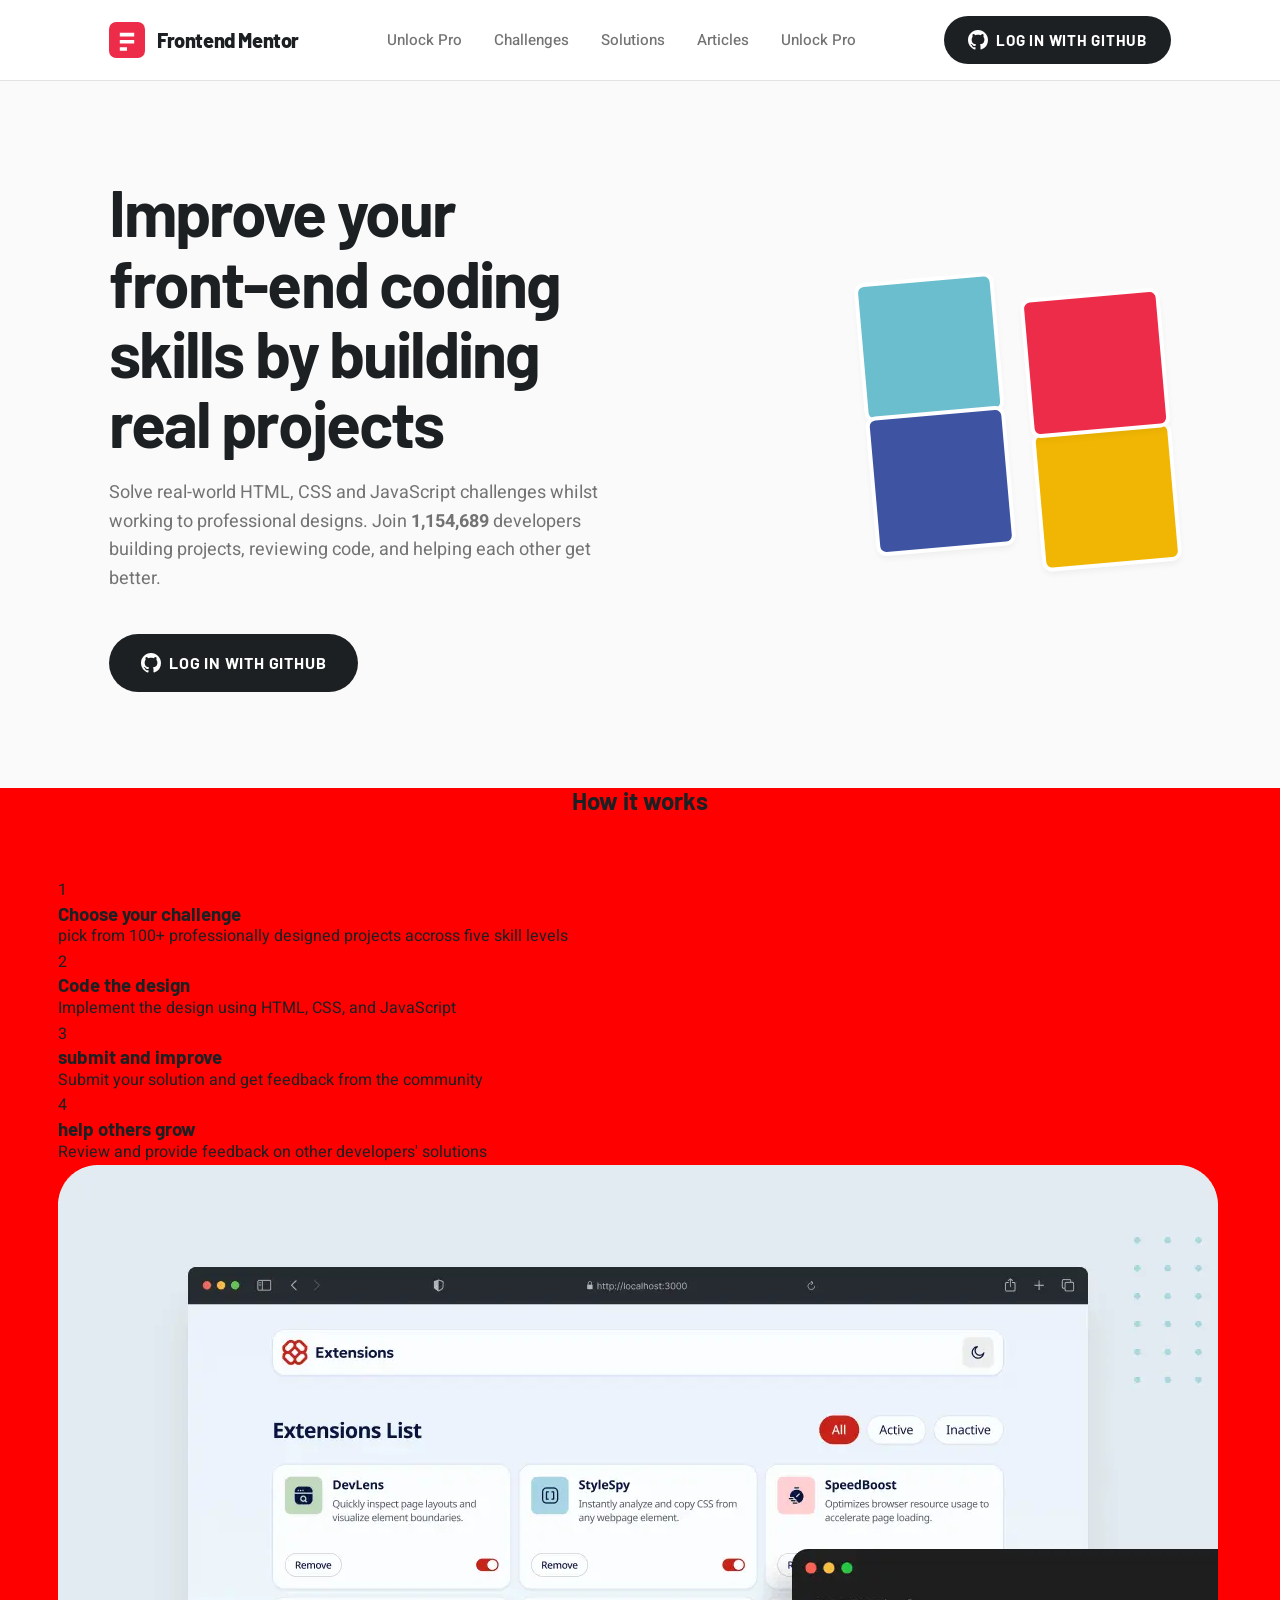
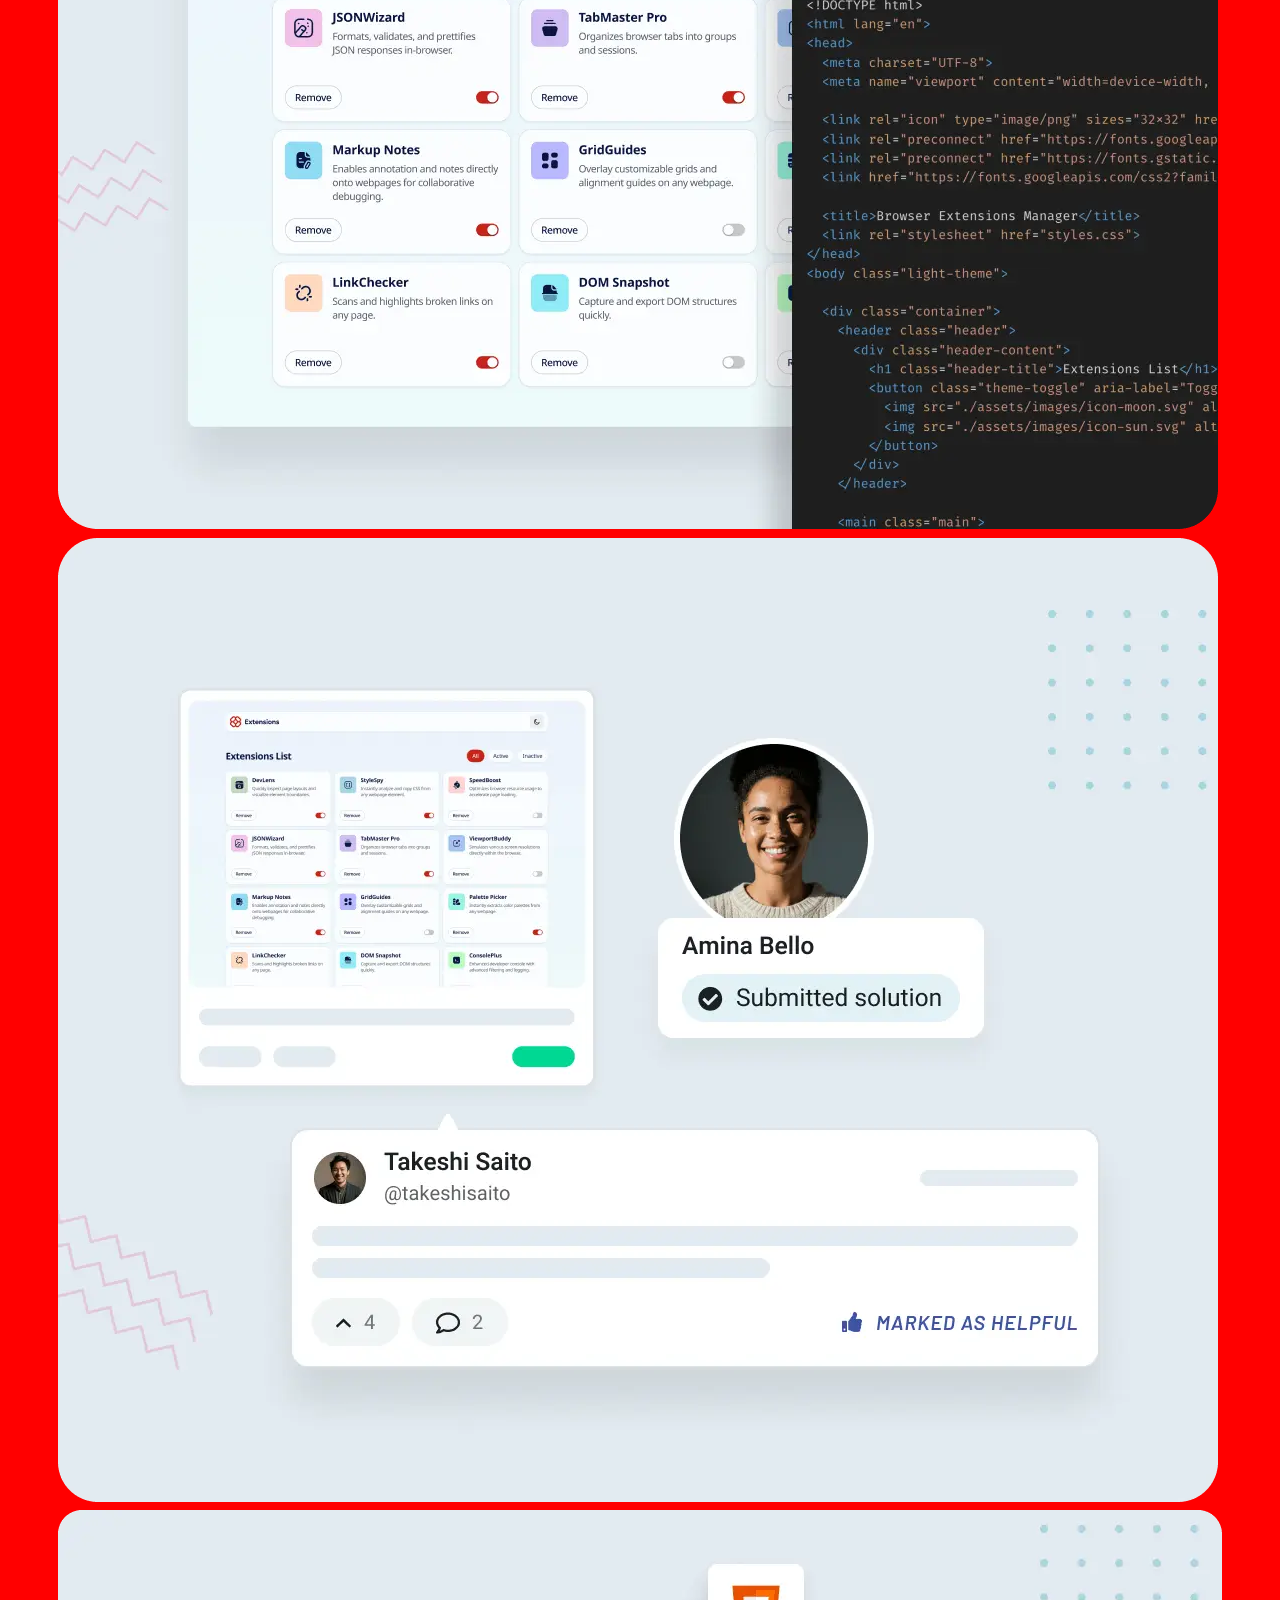
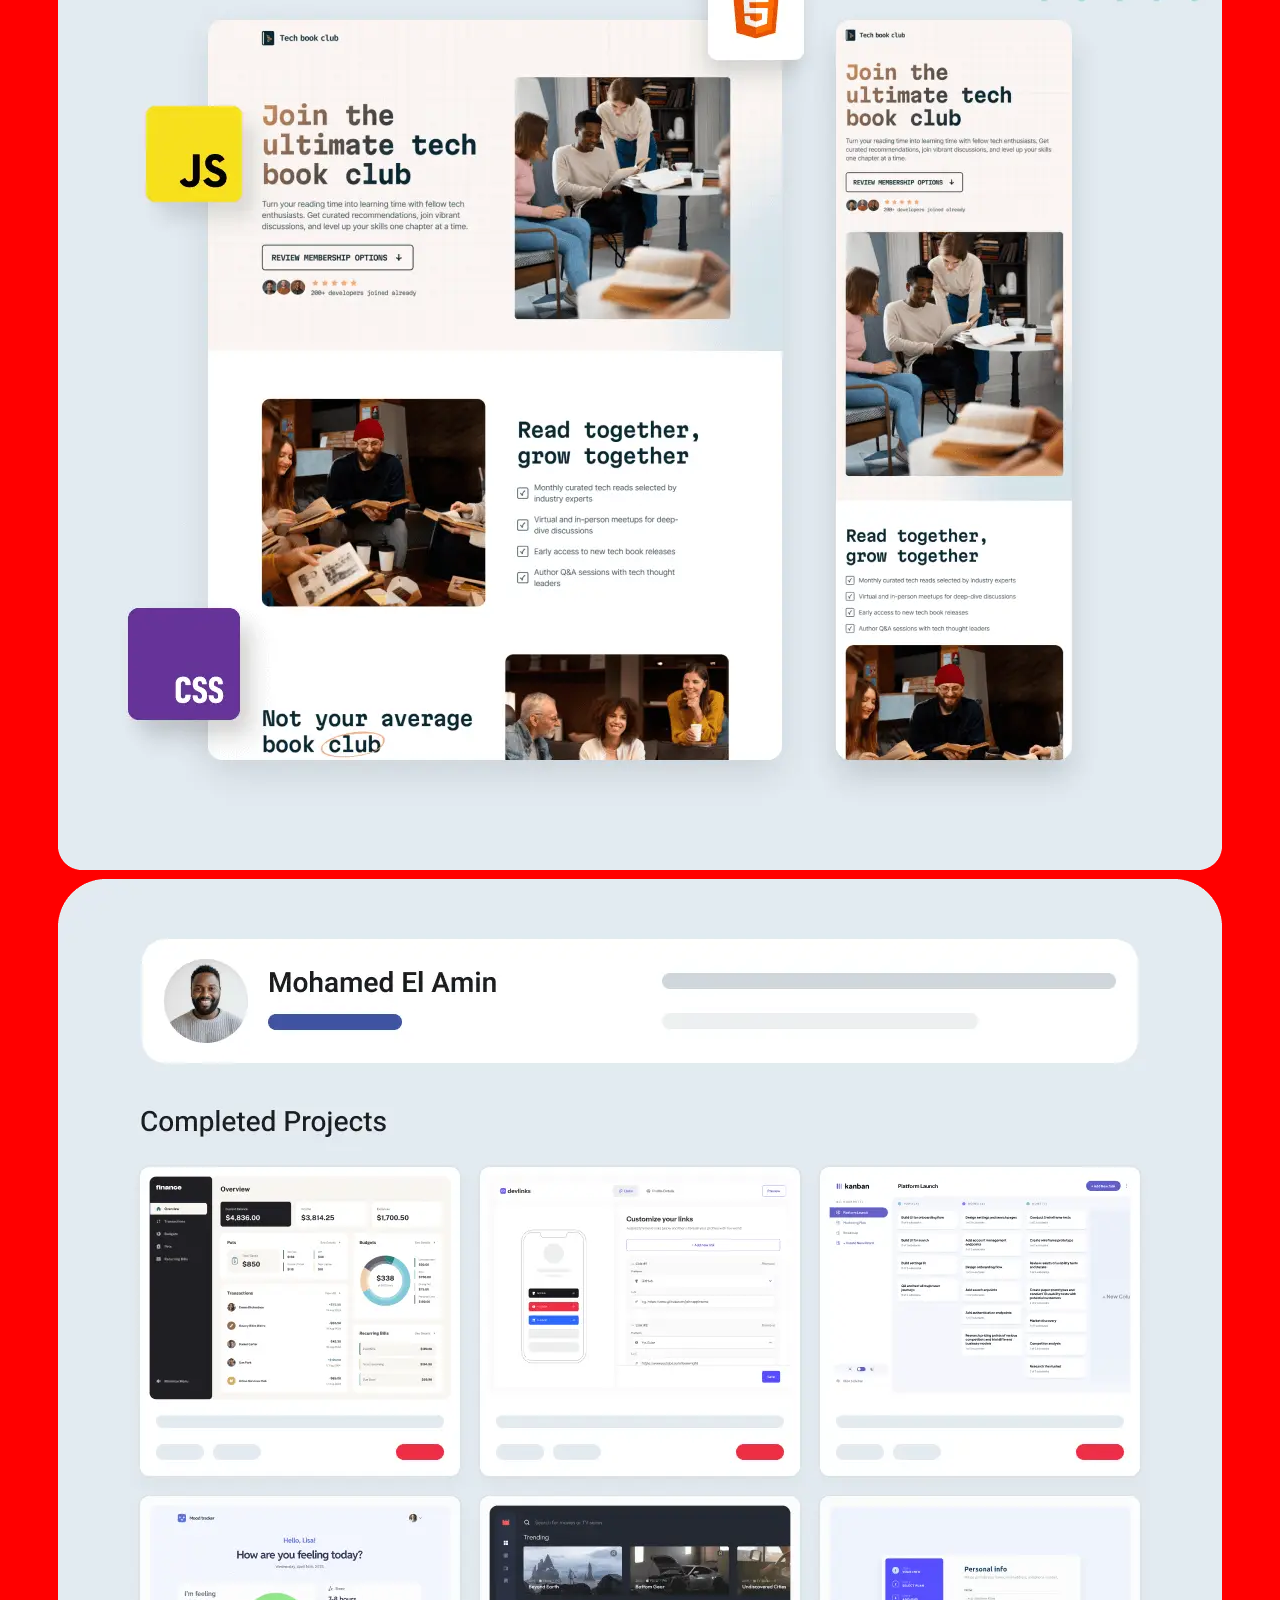
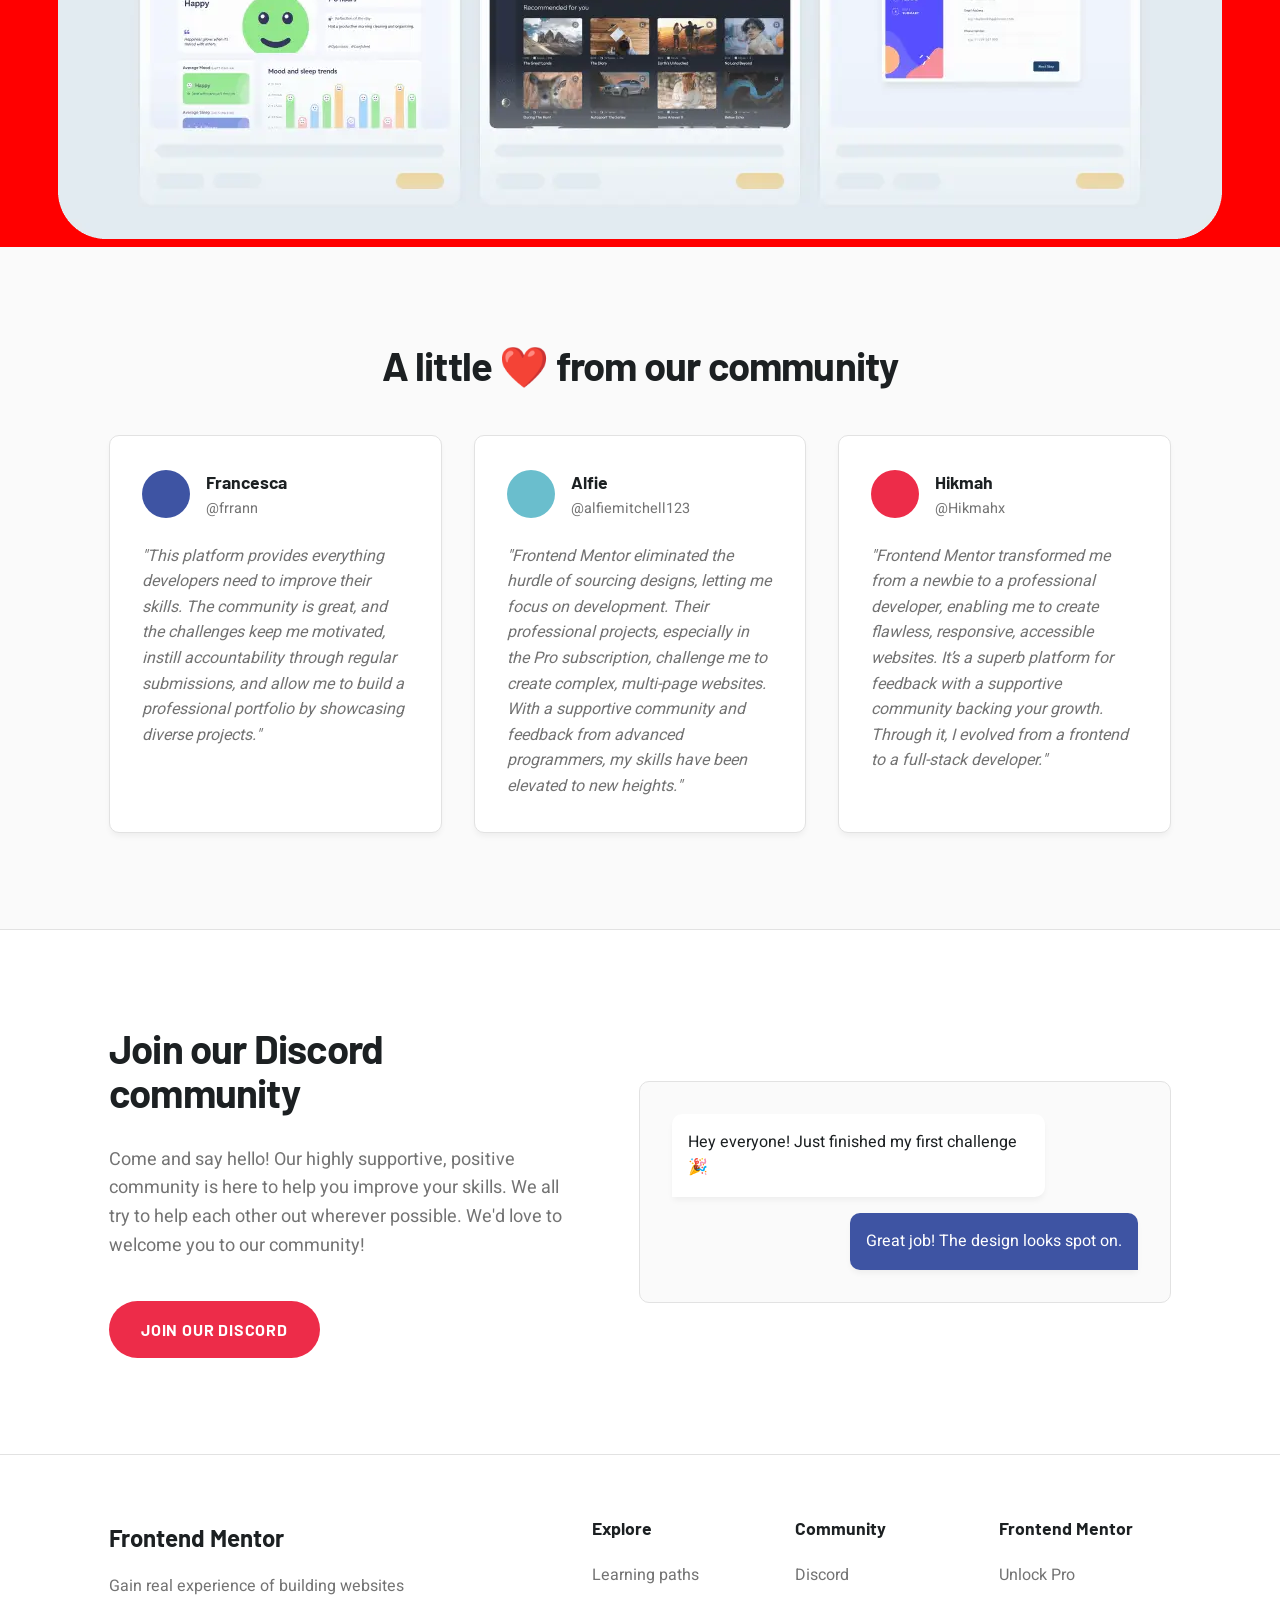
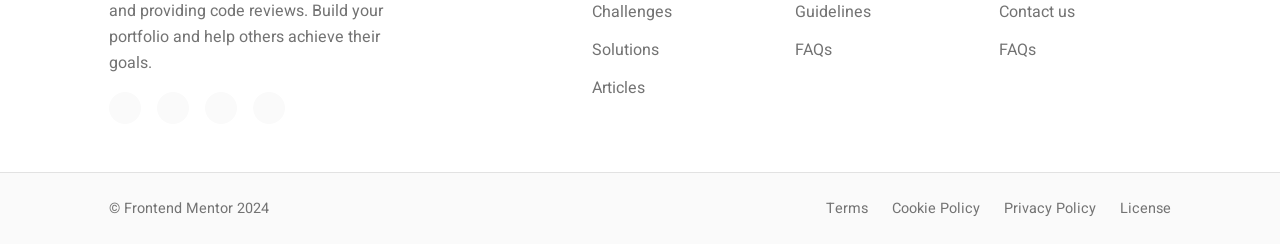
<file: index.html>
<!DOCTYPE html>
<html lang="en">
<head>
  <meta charset="UTF-8">
  <meta name="viewport" content="width=device-width, initial-scale=1.0">
  <meta name="description" content="Improve your front-end skills by building real projects. Solve real-world HTML, CSS and JavaScript challenges whilst working to professional designs.">
  <title>Frontend Mentor | Learn to Code for Free by Building Real-World Projects</title>
  <link rel="preconnect" href="https://fonts.googleapis.com"/>
  <link rel="preconnect" href="https://fonts.gstatic.com" crossorigin/>
  <link href="https://fonts.googleapis.com/css2?family=Barlow:wght@600;700;800&family=Heebo:wght@400;500;600&display=swap" rel="stylesheet"/>
  <link rel="stylesheet" href="style.css"/>
</head>
<body>

  <!-- Navigation -->
  <header class="navbar">
    <div class="nav-container">
      <a href="#" class="logo">
        <svg class="logo-icon" viewBox="0 0 40 40" fill="none" xmlns="http://www.w3.org/2000/svg">
          <rect width="40" height="40" rx="8" fill="#ED2C49"/>
          <path d="M12 12H28V16H12V12ZM12 20H28V24H12V20ZM12 28H20V32H12V28Z" fill="white"/>
        </svg>
        <span>Frontend Mentor</span>
      </a>
      
      <nav class="nav-links">
        <a href="#" class="nav-link">Unlock Pro</a>
        <a href="#" class="nav-link">Challenges</a>
        <a href="#" class="nav-link">Solutions</a>
        <a href="#" class="nav-link">Articles</a>
        <a href="#" class="nav-link">Unlock Pro</a>
      </nav>

      <div class="nav-actions">
        <a href="#" class="btn btn-github">
          <svg class="github-icon" viewBox="0 0 24 24" fill="currentColor">
            <path d="M12 0C5.37 0 0 5.37 0 12c0 5.31 3.435 9.795 8.205 11.385.6.105.825-.255.825-.57 0-.285-.015-1.23-.015-2.235-3.015.555-3.795-.735-4.035-1.41-.135-.345-.72-1.41-1.23-1.695-.42-.225-1.02-.78-.015-.795.945-.015 1.62.87 1.845 1.23 1.08 1.815 2.805 1.305 3.495.99.105-.78.42-1.305.765-1.605-2.67-.3-5.46-1.335-5.46-5.925 0-1.305.465-2.385 1.23-3.225-.12-.3-.54-1.53.12-3.18 0 0 1.005-.315 3.3 1.23.96-.27 1.98-.405 3-.405s2.04.135 3 .405c2.295-1.56 3.3-1.23 3.3-1.23.66 1.65.24 2.88.12 3.18.765.84 1.23 1.905 1.23 3.225 0 4.605-2.805 5.625-5.475 5.925.435.375.81 1.095.81 2.22 0 1.605-.015 2.895-.015 3.3 0 .315.225.69.825.57A12.02 12.02 0 0024 12c0-6.63-5.37-12-12-12z"/>
          </svg>
          Log in with GitHub
        </a>
      </div>
    </div>
  </header>

  <main id="main">
    <!-- Hero Section -->
    <section class="hero">
      <div class="container hero-container">
        <div class="hero-content">
          <h1 class="hero-title">
            Improve your front-end coding skills by building real projects
          </h1>
          <p class="hero-subtitle">
            Solve real-world HTML, CSS and JavaScript challenges whilst working to professional designs. Join <strong>1,154,689</strong> developers building projects, reviewing code, and helping each other get better.
          </p>
          <div class="hero-cta">
            <a href="#" class="btn btn-github btn-lg">
              <svg class="github-icon" viewBox="0 0 24 24" fill="currentColor">
                <path d="M12 0C5.37 0 0 5.37 0 12c0 5.31 3.435 9.795 8.205 11.385.6.105.825-.255.825-.57 0-.285-.015-1.23-.015-2.235-3.015.555-3.795-.735-4.035-1.41-.135-.345-.72-1.41-1.23-1.695-.42-.225-1.02-.78-.015-.795.945-.015 1.62.87 1.845 1.23 1.08 1.815 2.805 1.305 3.495.99.105-.78.42-1.305.765-1.605-2.67-.3-5.46-1.335-5.46-5.925 0-1.305.465-2.385 1.23-3.225-.12-.3-.54-1.53.12-3.18 0 0 1.005-.315 3.3 1.23.96-.27 1.98-.405 3-.405s2.04.135 3 .405c2.295-1.56 3.3-1.23 3.3-1.23.66 1.65.24 2.88.12 3.18.765.84 1.23 1.905 1.23 3.225 0 4.605-2.805 5.625-5.475 5.925.435.375.81 1.095.81 2.22 0 1.605-.015 2.895-.015 3.3 0 .315.225.69.825.57A12.02 12.02 0 0024 12c0-6.63-5.37-12-12-12z"/>
              </svg>
              Log in with GitHub
            </a>
          </div>
        </div>
        
        <div class="hero-image">
           <div class="decorative-grid">
               <div class="grid-item bg-cyan"></div>
               <div class="grid-item bg-red"></div>
               <div class="grid-item bg-blue"></div>
               <div class="grid-item bg-yellow"></div>
               <div class="grid-header"></div>
           </div>
        </div>
      </div>
    </section>

    <!-- How it works Section -->
     <section class="work section">
      <div class="work-container">
        <h2>How it works</h2>
        <div class="work steps">
          <div class="step-Box">
            <div class="step-number">1</div>
            <h3 class="step-title">Choose your challenge</h3>
            <p class="step-description">pick from 100+ professionally designed projects accross five skill levels</p>
            
          </div>
          <div class="step-Box">
            <div class="step-number">2</div>
            <h3 class="step-title">Code the design</h3>
            <p class="step-description">Implement the design using HTML, CSS, and JavaScript</p>
          </div>
          <div class="step-Box">
            <div class="step-number">3</div>
            <h3 class="step-title">submit and improve</h3>
            <p class="step-description">Submit your solution and get feedback from the community</p>

          </div>
          <div class="step-Box">
          <div class="aim-number">4</div>
          <h3 class="aim-title">help others grow</h3>
          <p class="aim-description">Review and provide feedback on other developers' solutions</p>

          <div>

          </div>
        </div>
        <div class="images">
          <div class="image-box">
            <img src="home-how-it-works-2.webp" alt="How it works step 2">
          </div>
          <div class="image-box">
            <img src="home-how-it-works-4 (2).webp" alt="" srcset="">
            
        </div>
        <div class="image-box">
          <img src="home-why-1.webp" alt="">

        </div>
        <div class="image-box">
          <img src="home-why-2.webp" alt="">

        </div>



      </div>

     </section>

    <!-- Testimonial Section -->
    <section class="testimonials">
      <div class="container">
        <h2 class="section-title text-center">A little ❤️ from our community</h2>
        
        <div class="testimonial-grid">
          <div class="testimonial-box">
            <div class="testimonial-header">
              <div class="avatar bg-blue"></div>
              <div>
                <p class="author">Francesca</p>
                <p class="handle">@frrann</p>
              </div>
            </div>
            <p class="quote">"This platform provides everything developers need to improve their skills. The community is great, and the challenges keep me motivated, instill accountability through regular submissions, and allow me to build a professional portfolio by showcasing diverse projects."</p>
          </div>
          
          <div class="testimonial-box">
            <div class="testimonial-header">
              <div class="avatar bg-cyan"></div>
              <div>
                <p class="author">Alfie</p>
                <p class="handle">@alfiemitchell123</p>
              </div>
            </div>
            <p class="quote">"Frontend Mentor eliminated the hurdle of sourcing designs, letting me focus on development. Their professional projects, especially in the Pro subscription, challenge me to create complex, multi-page websites. With a supportive community and feedback from advanced programmers, my skills have been elevated to new heights."</p>
          </div>
          
          <div class="testimonial-box">
            <div class="testimonial-header">
              <div class="avatar bg-red"></div>
              <div>
                <p class="author">Hikmah</p>
                <p class="handle">@Hikmahx</p>
              </div>
            </div>
            <p class="quote">"Frontend Mentor transformed me from a newbie to a professional developer, enabling me to create flawless, responsive, accessible websites. It’s a superb platform for feedback with a supportive community backing your growth. Through it, I evolved from a frontend to a full-stack developer."</p>
          </div>
        </div>
      </div>
    </section>

    <!-- Discord CTA -->
    <section class="discord-cta">
      <div class="container hero-container">
        <div class="hero-content">
          <h2 class="section-title">Join our Discord community</h2>
          <p class="hero-subtitle">
            Come and say hello! Our highly supportive, positive community is here to help you improve your skills. We all try to help each other out wherever possible. We'd love to welcome you to our community!
          </p>
          <div class="hero-cta">
            <a href="#" class="btn btn-primary btn-lg">JOIN OUR DISCORD</a>
          </div>
        </div>
        <div class="discord-mock">
           <div class="chat-bubble">Hey everyone! Just finished my first challenge 🎉</div>
           <div class="chat-bubble reply">Great job! The design looks spot on.</div>
        </div>
      </div>
    </section>

  </main>

  <footer class="footer">
    <div class="container footer-container">
      <div class="footer-left">
        <a href="#" class="footer-logo">
          <strong>Frontend Mentor</strong>
        </a>
        <p class="footer-desc">Gain real experience of building websites and providing code reviews. Build your portfolio and help others achieve their goals.</p>
        <div class="social-links">
          <!-- Dummy social icons -->
          <div class="social-icon"></div>
          <div class="social-icon"></div>
          <div class="social-icon"></div>
          <div class="social-icon"></div>
        </div>
      </div>
      
      <div class="footer-links-group">
        <div class="footer-col">
          <h3>Explore</h3>
          <a href="#">Learning paths</a>
          <a href="#">Challenges</a>
          <a href="#">Solutions</a>
          <a href="#">Articles</a>
        </div>

        <div class="footer-col">
          <h3>Community</h3>
          <a href="#">Discord</a>
          <a href="#">Guidelines</a>
          <a href="#">FAQs</a>
        </div>
        
        <div class="footer-col">
          <h3>Frontend Mentor</h3>
          <a href="#">Unlock Pro</a>
          <a href="#">Contact us</a>
          <a href="#">FAQs</a>
        </div>
      </div>
    </div>
    <div class="footer-bottom">
      <div class="container footer-bottom-inner">
        <p>&copy; Frontend Mentor 2024</p>
        <div class="legal">
          <a href="#">Terms</a>
          <a href="#">Cookie Policy</a>
          <a href="#">Privacy Policy</a>
          <a href="#">License</a>
        </div>
      </div>
    </div>
  </footer>

</body>
</html>
</file>
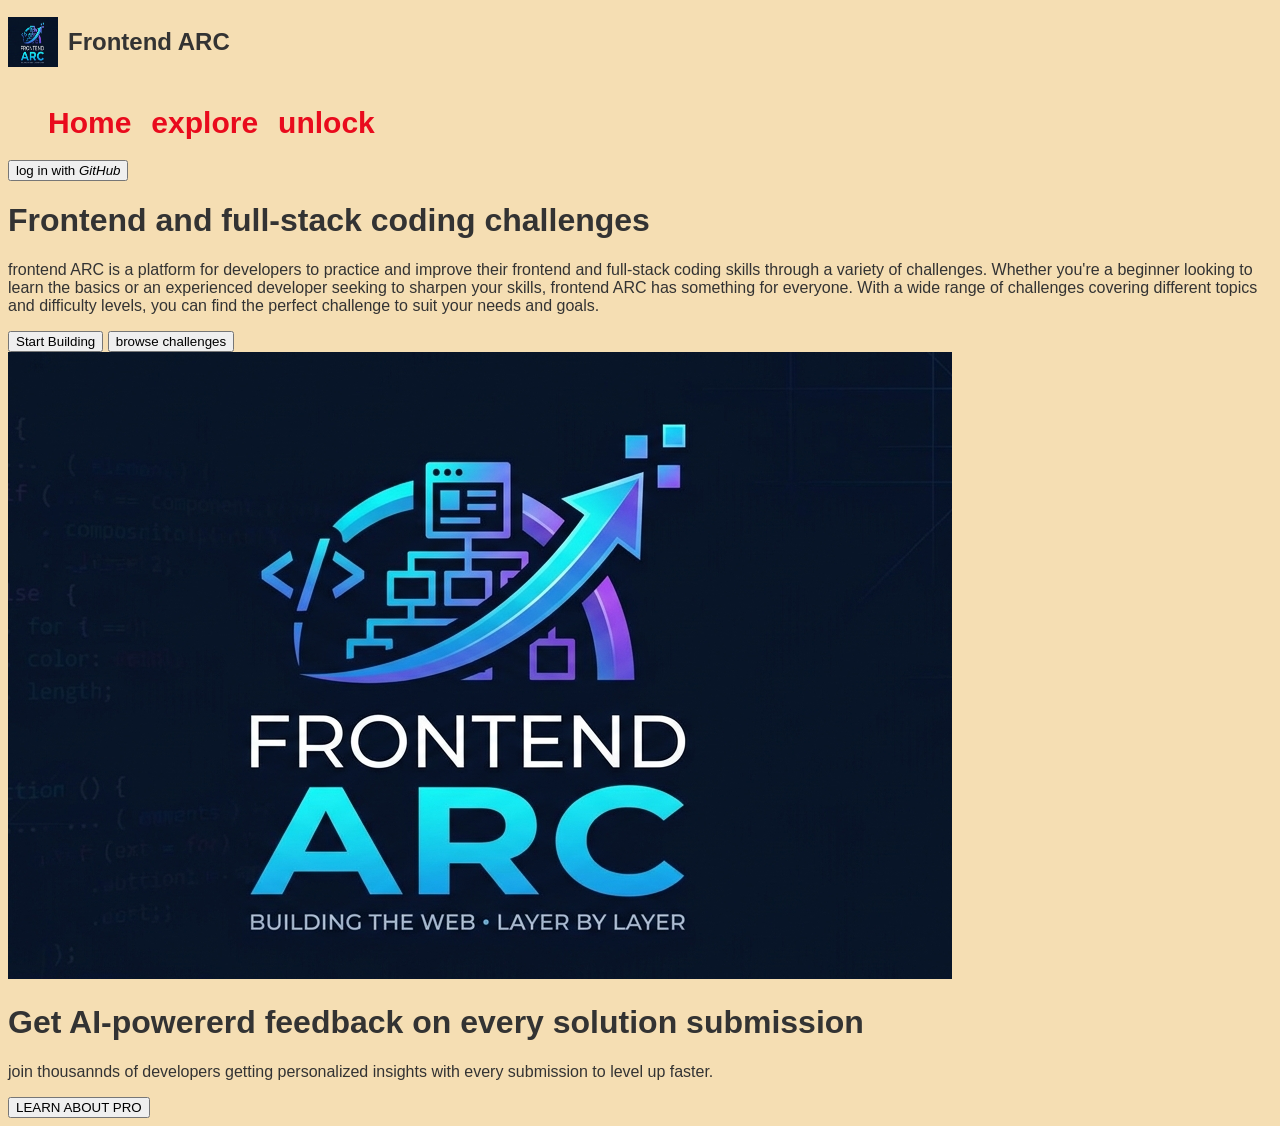
<file: frontend.html>
<!DOCTYPE html>
<html lang="en">
<head>
    <meta charset="UTF-8">
    <title>My Landing Page</title>
    <link rel="stylesheet" href="style2.css">
</head>
<body>
    <header>
         <section class="hero">
        <div class="company">
            <img src="logo.png" alt="Frontend ARC logo" width="50px" height="50px">
            <h1>Frontend ARC</h1>
        </div>
        <div class="load"><nav>
            <ul class="nav-links">                <a href="home.html">Home</a>
                <a href="about.html">explore</a>
                <a href="contact.html">unlock</a>
            </ul>
        </nav>

        </div>
        <button>log in with <em>GitHub</em></button>
    </header>

    <div class="container">
        
        <div class="text">
            <h1>Frontend and full-stack coding challenges</h1>
            <p>
                frontend ARC is a platform for developers to 
                practice and improve their frontend and full-stack coding skills 
                through a variety of challenges. Whether you're a beginner looking 
                to learn the basics or an experienced developer seeking to sharpen 
                your skills, 
                frontend ARC has something for everyone. With a wide
                 range of challenges covering 
                different topics and difficulty levels, 
                you can find the perfect challenge to suit your needs and goals.

            </p>
            <button>Start Building</button>
            <button>browse challenges</button>
        </div>

        <div class="image">
            <img src="logo.png" alt="frontend ARC logo">
    
        </div>
        <div>
            <h1>Get AI-powererd feedback on every solution submission</h1>
            <p>
                join thousannds of developers  getting personalized insights with every submission to level up faster.

            </p>
            <button>LEARN ABOUT PRO</button>
        </div>

    </div>
    </section>

</body>
</html>
</file>
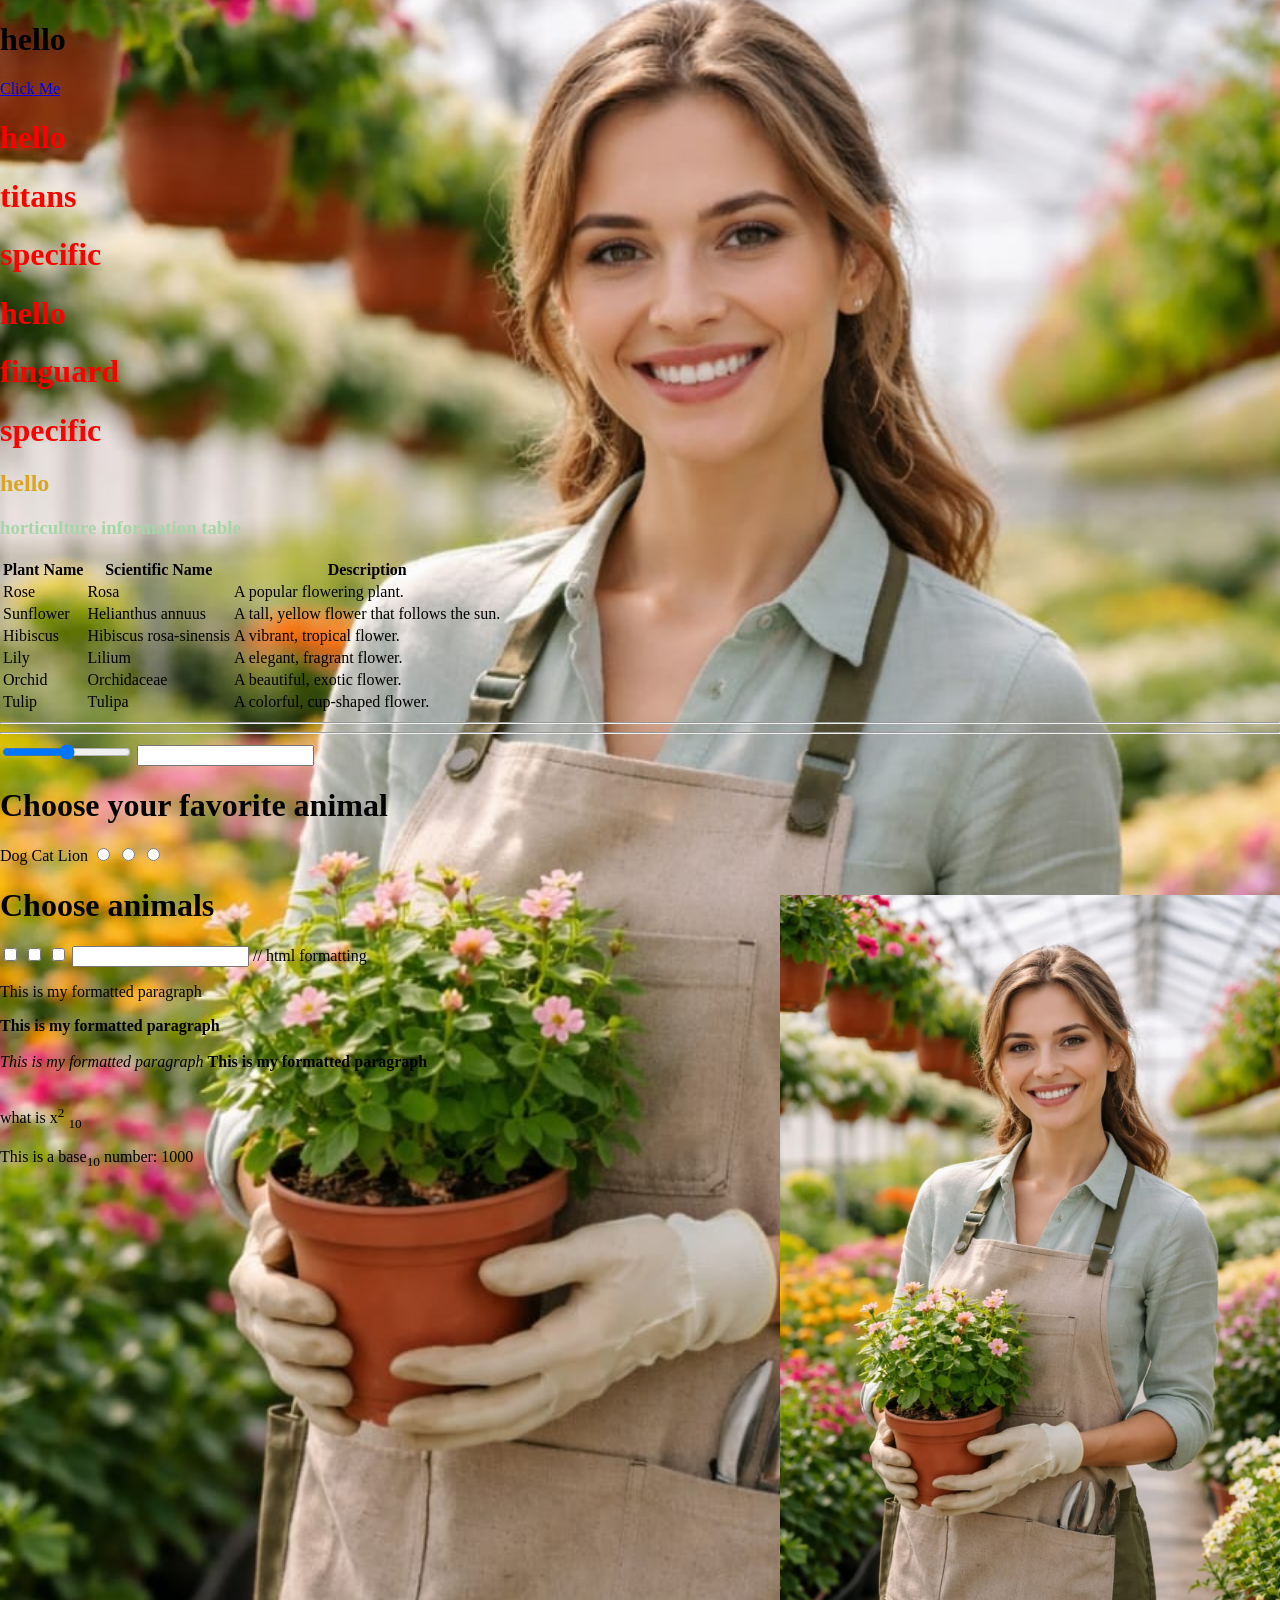
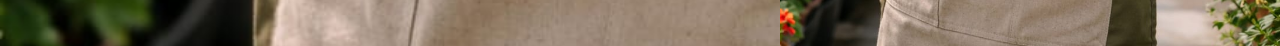
<file: indx.html>
<!DOCTYPE html>
<html lang="en">
<head>
    <title>E-horticulture</title>
    <meta charset="UTF-8">
    <meta name="viewport" content="width=device-width, initial-scale=1.0">
    <link rel="stylesheet" href="stye.css">
    <link rel="icon" href="plant.png" type="image/png">
    
</head>
<body>

    <!-- i am learning html -->
    <h1>hello</h1>
    <a href="me.html">Click Me</a>
    <div>
            <h1 class="header">hello</h1>
    <h1  class="header">titans</h1>
    <h1 class="header">specific</h1>
    </div>
    <h1 class="header">hello</h1>
    <h1 class="header">finguard</h1>
    <h1 class="header">specific</h1>
    <h2 id="header2">hello</h2>
    <!--table of flower types-->
    <h3>horticulture information table</h3>
    <table>
        <tr>
            <th>Plant Name</th>
            <th>Scientific Name</th>
            <th>Description</th>
        </tr>
        <tr>
            <td>Rose</td>
            <td>Rosa</td>
            <td>A popular flowering plant.</td>
        </tr>
        <tr>
            <td>Sunflower</td>
            <td>Helianthus annuus</td>
            <td>A tall, yellow flower that follows the sun.</td>
        </tr>
        <tr>
            <td>Hibiscus</td>
            <td>Hibiscus rosa-sinensis</td>
            <td>A vibrant, tropical flower.</td>
        </tr>
        <tr>
            <td>Lily</td>
            <td>Lilium</td>
            <td>A elegant, fragrant flower.</td>
        </tr>
        <tr>
            <td>Orchid</td>
            <td>Orchidaceae</td>
            <td>A beautiful, exotic flower.</td>
        </tr>
        <tr>
            <td>Tulip</td>
            <td>Tulipa</td>
            <td>A colorful, cup-shaped flower.</td>
        </tr>
    </table>
    <hr />
    <hr />
    <input type="range" />
    <input />

    <h1>Choose your favorite animal</h1>
<label for="dog">Dog</label>
<label for="cat">Cat</label>
<label for="lion">Lion</label>

    <input type="radio" id="dog" value="Dog" />
    <input type="radio" id="cat" value="Cat" />
    <input type="radio" id="lion" value="Lion" />

    <h1>Choose animals</h1>
    <input type="checkbox" id="animal" value="Dog" />
    <input type="checkbox" id="animal" value="Cat" />
    <input type="checkbox" id="animal" value="Lion" />

    <input type="email"/>
    <img src="horticulturist.jpeg" alt="A smiling horticulturist." style="float:right;width:500px;height: auto;display: block; margin-top: -50px;" />

    // html formatting
    <p>This is my formatted paragraph</p>
    <b>This is my formatted paragraph</b>
    <br />
    <br />
    <i>This is my formatted paragraph</i>
    <strong>This is my formatted paragraph</strong>
     <br />
    <br />
    <p>what is x<sup>2</sup> <sub>10</sub></p>
    <p>This is a base<sub>10</sub>  number: 1000</p>
</body>
</html>
</file>
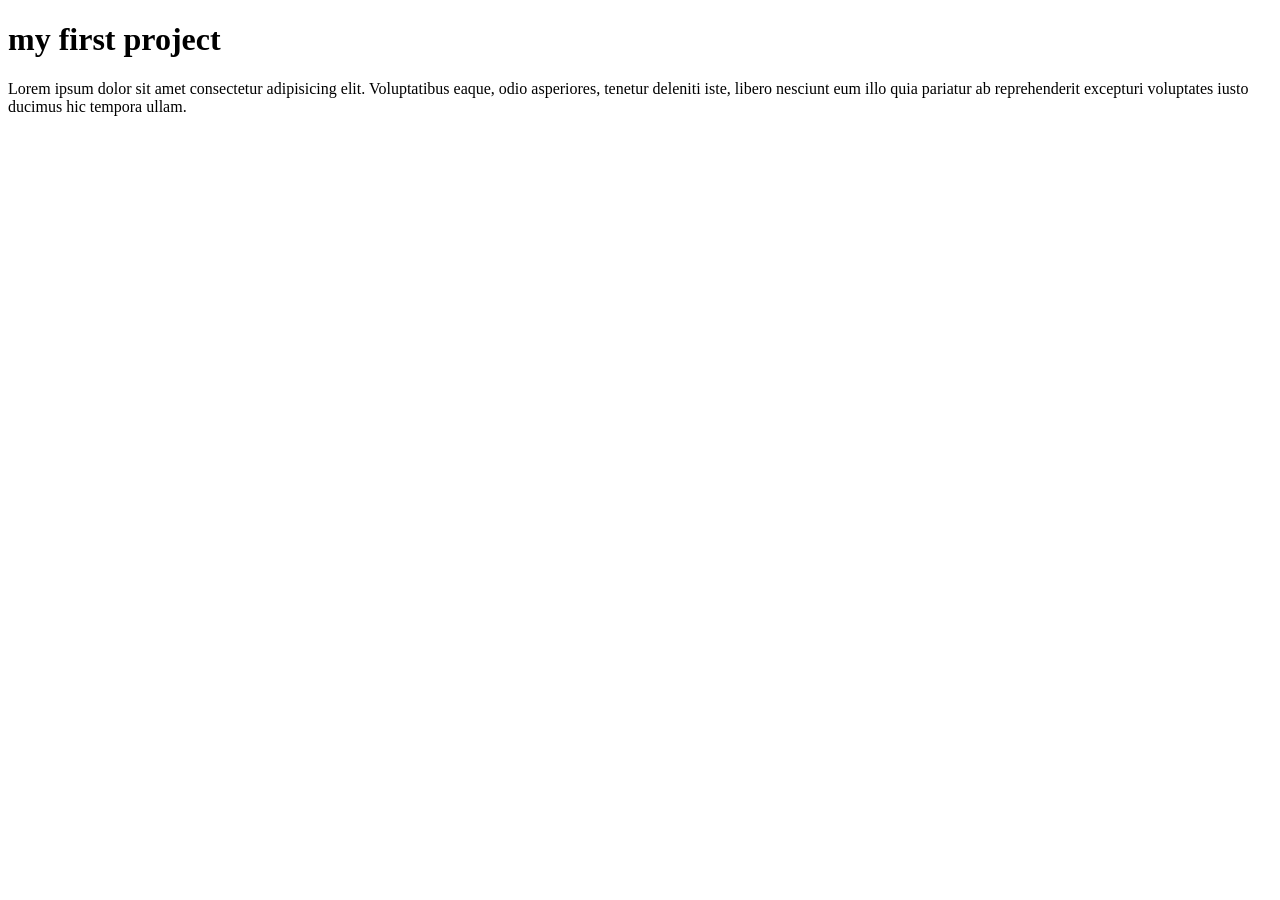
<file: me.html>
<!DOCTYPE html>
<html lang="en">
<head>
    <meta charset="UTF-8">
    <meta name="viewport" content="width=device-width, initial-scale=1.0">
    <title>Document</title>
</head>
<body>
    <h1>my first project</h1>
    <p>Lorem ipsum dolor sit amet consectetur adipisicing elit. Voluptatibus eaque, odio asperiores, tenetur deleniti iste, libero nesciunt 
        eum illo quia pariatur ab reprehenderit excepturi voluptates iusto ducimus hic tempora ullam.</p>
</body>
</html>
</file>
<file: style.css>
/* style.css */
:root {
  /* Colors */
  --bg-main: #FAFAFA;
  --bg-white: #FFFFFF;
  --text-dark: #1C2022;
  --text-muted: #737373;
  --border-color: #E2E2E2;
  
  --brand-red: #ED2C49;
  --brand-cyan: #6ABECD;
  --brand-blue: #3E54A3;
  --brand-yellow: #F1B604;
  
  /* Typography */
  --font-heading: 'Barlow', sans-serif;
  --font-body: 'Heebo', sans-serif;
  
  /* Utils */
  --radius-sm: 6px;
  --radius-md: 10px;
  --shadow-sm: 0 4px 6px -1px rgba(0,0,0,0.05);
  --shadow-md: 0 10px 15px -3px rgba(0,0,0,0.05), 0 4px 6px -2px rgba(0,0,0,0.025);
  --transition: all 0.2s ease-in-out;
}

* {
  margin: 0;
  padding: 0;
  box-sizing: border-box;
}

body {
  font-family: var(--font-body);
  background-color: var(--bg-main);
  color: var(--text-dark);
  line-height: 1.6;
  -webkit-font-smoothing: antialiased;
  background: red;
}

a {
  text-decoration: none;
  color: inherit;
  transition: var(--transition);
}

ul {
  list-style: none;
}

.container {
  max-width: 1110px;
  margin: 0 auto;
  padding: 0 1.5rem;
}

/* Typography styles */
h1, h2, h3, h4 {
  font-family: var(--font-heading);
  line-height: 1.1;
  font-weight: 700;
  color: var(--text-dark);
}

/* Shared Components */
.btn {
  display: inline-flex;
  align-items: center;
  justify-content: center;
  gap: 0.5rem;
  padding: 0.75rem 1.5rem;
  border-radius: 100px;
  font-weight: 700;
  font-size: 0.95rem;
  text-transform: uppercase;
  letter-spacing: 0.05em;
  cursor: pointer;
  transition: var(--transition);
  border: none;
  font-family: var(--font-heading);
}

.btn-lg {
  padding: 1rem 2rem;
  font-size: 1rem;
}

.btn-github {
  background: var(--text-dark);
  color: white;
}

.btn-github:hover {
  background: #333A3E;
}

.btn-primary {
  background: var(--brand-red);
  color: white;
}

.btn-primary:hover {
  background: #d42742;
}

.github-icon {
  width: 20px;
  height: 20px;
}

/* General Layout helpers */
.text-center { text-align: center; }
.section-title { font-size: clamp(2rem, 4vw, 2.5rem); margin-bottom: 2rem; letter-spacing: -0.02em; }
.section-light { background-color: var(--bg-white); }
.bg-cyan { background-color: var(--brand-cyan); }
.bg-red { background-color: var(--brand-red); }
.bg-blue { background-color: var(--brand-blue); }
.bg-yellow { background-color: var(--brand-yellow); }

/* Navbar */
.navbar {
  background: var(--bg-white);
  border-bottom: 1px solid var(--border-color);
  padding: 1rem 0;
  position: relative;
  z-index: 100;
}

.nav-container {
  max-width: 1110px;
  margin: 0 auto;
  padding: 0 1.5rem;
  display: flex;
  align-items: center;
  justify-content: space-between;
}

.logo {
  display: flex;
  align-items: center;
  gap: 0.75rem;
  font-family: var(--font-heading);
  font-weight: 800;
  font-size: 1.25rem;
  letter-spacing: -0.02em;
  color: var(--text-dark);
}

.logo-icon {
  width: 36px;
  height: 36px;
}

.nav-links {
  display: none;
}

@media (min-width: 900px) {
  .nav-links {
    display: flex;
    gap: 2rem;
  }
}

.nav-link {
  color: var(--text-muted);
  font-weight: 500;
  font-size: 0.95rem;
}

.nav-link:hover {
  color: var(--text-dark);
}

.nav-actions {
  display: flex;
  align-items: center;
  gap: 1rem;
}

.nav-actions .btn-github {
  display: none;
}

@media (min-width: 600px) {
  .nav-actions .btn-github {
    display: inline-flex;
  }
}

/* Hero Section */
.hero {
  padding: 6rem 0;
  background-color: var(--bg-main);
  overflow: hidden;
  position: relative;
}

.hero-container {
  display: flex;
  flex-direction: column;
  gap: 4rem;
  align-items: center;
}

@media (min-width: 1024px) {
  .hero-container {
    flex-direction: row;
    justify-content: space-between;
  }
}

.hero-content {
  flex: 1;
  max-width: 600px;
}

.hero-title {
  font-size: clamp(2.5rem, 5vw, 4rem);
  letter-spacing: -0.03em;
  margin-bottom: 1.25rem;
}

.hero-subtitle {
  font-size: 1.125rem;
  color: var(--text-muted);
  margin-bottom: 2.5rem;
  max-width: 500px;
}

.hero-cta {
  display: flex;
  gap: 1rem;
}

.hero-image {
  flex: 1;
  display: none;
  justify-content: flex-end;
  position: relative;
}

@media (min-width: 800px) {
  .hero-image {
    display: flex;
  }
}

.decorative-grid {
  display: grid;
  grid-template-columns: repeat(2, 140px);
  grid-gap: 1.5rem;
  transform: rotate(-5deg);
}

.grid-item {
  width: 140px;
  height: 140px;
  border-radius: var(--radius-md);
  box-shadow: var(--shadow-sm);
  border: 4px solid var(--bg-white);
}

.grid-item:nth-child(2) {
  transform: translateY(30px);
}
.grid-item:nth-child(3) {
  transform: translateY(-30px);
}

/* how it works section */
.work-section {
  padding: 6rem 0;
}

.work-container {
  display: flex;
  flex-direction: column;
  gap: 4rem;
}
@media (min-width: 1024px) {
  .work-container {
    grid: row;
    align-items: center;
    justify-content: space-between;
  }
}
.step-BOX{
  display: flex;
  flex-direction: column;
  gap: 1rem;
}
.step-number


/* additional sections */
.how-it-works {
  padding: 6rem 0;
  border-bottom: 1px solid var(--border-color);
}

.steps-container {
  display: grid;
  grid-template-columns: 1fr;
  gap: 3rem;
  margin-top: 4rem;
}

@media (min-width: 768px) {
  .steps-container {
    grid-template-columns: repeat(3, 1fr);
  }
}

.step-card {
  text-align: center;
}

.step-icon {
  width: 60px;
  height: 60px;
  margin: 0 auto 1.5rem;
  display: flex;
  align-items: center;
  justify-content: center;
  border-radius: 50%;
  background: var(--bg-main);
  color: var(--brand-red);
  padding: 15px;
}

.step-card:nth-child(2) .step-icon { color: var(--brand-cyan); }
.step-card:nth-child(3) .step-icon { color: var(--brand-blue); }

.step-card h3 {
  font-size: 1.5rem;
  margin-bottom: 1rem;
}

.step-card p {
  color: var(--text-muted);
  font-size: 1rem;
}

/* Testimonials */
.testimonials {
  padding: 6rem 0;
  background-color: var(--bg-main);
}

.testimonial-grid {
  display: grid;
  grid-template-columns: 1fr;
  gap: 2rem;
  margin-top: 3rem;
}

@media (min-width: 768px) {
  .testimonial-grid {
    grid-template-columns: repeat(3, 1fr);
  }
}

.testimonial-box {
  background: var(--bg-white);
  padding: 2rem;
  border-radius: var(--radius-md);
  box-shadow: var(--shadow-sm);
  border: 1px solid var(--border-color);
}

.testimonial-header {
  display: flex;
  align-items: center;
  gap: 1rem;
  margin-bottom: 1.5rem;
}

.avatar {
  width: 48px;
  height: 48px;
  border-radius: 50%;
}

.author {
  font-family: var(--font-heading);
  font-weight: 700;
  color: var(--text-dark);
  font-size: 1.1rem;
}

.handle {
  color: var(--text-muted);
  font-size: 0.9rem;
}

.quote {
  color: var(--text-muted);
  font-size: 1rem;
  font-style: italic;
}

/* Discord CTA */
.discord-cta {
  padding: 6rem 0;
  background-color: var(--bg-white);
  border-top: 1px solid var(--border-color);
}

.discord-mock {
  display: none;
  flex: 1;
  flex-direction: column;
  gap: 1rem;
  background: var(--bg-main);
  padding: 2rem;
  border-radius: var(--radius-md);
  border: 1px solid var(--border-color);
}

@media (min-width: 768px) {
  .discord-mock { display: flex; }
}

.chat-bubble {
  background: var(--bg-white);
  padding: 1rem;
  border-radius: var(--radius-md);
  border-bottom-left-radius: 0;
  box-shadow: var(--shadow-sm);
  align-self: flex-start;
  max-width: 80%;
}

.chat-bubble.reply {
  background: var(--brand-blue);
  color: white;
  align-self: flex-end;
  border-bottom-left-radius: var(--radius-md);
  border-bottom-right-radius: 0;
}

/* Footer */
.footer {
  background: var(--bg-white);
  border-top: 1px solid var(--border-color);
  padding: 4rem 0 0;
}

.footer-container {
  display: grid;
  grid-template-columns: 1fr;
  gap: 3rem;
  margin-bottom: 3rem;
}

@media (min-width: 768px) {
  .footer-container {
    grid-template-columns: 1.5fr 2fr;
  }
}

.footer-logo {
  font-family: var(--font-heading);
  font-size: 1.5rem;
  font-weight: 800;
  color: var(--text-dark);
}

.footer-desc {
  color: var(--text-muted);
  margin: 1rem 0;
  max-width: 300px;
}

.social-links {
  display: flex;
  gap: 1rem;
}

.social-icon {
  width: 32px;
  height: 32px;
  background: var(--bg-main);
  border-radius: 50%;
}

.footer-links-group {
  display: grid;
  grid-template-columns: repeat(2, 1fr);
  gap: 2rem;
}

@media (min-width: 600px) {
  .footer-links-group {
    grid-template-columns: repeat(3, 1fr);
  }
}

.footer-col h3 {
  font-size: 1.1rem;
  margin-bottom: 1.5rem;
}

.footer-col a {
  display: block;
  color: var(--text-muted);
  margin-bottom: 0.75rem;
}

.footer-col a:hover {
  color: var(--brand-red);
}

.footer-bottom {
  border-top: 1px solid var(--border-color);
  padding: 1.5rem 0;
  background: var(--bg-main);
}

.footer-bottom-inner {
  display: flex;
  flex-direction: column;
  align-items: center;
  gap: 1rem;
  color: var(--text-muted);
  font-size: 0.9rem;
}

@media (min-width: 768px) {
  .footer-bottom-inner {
    flex-direction: row;
    justify-content: space-between;
  }
}

.legal {
  display: flex;
  gap: 1.5rem;
  flex-wrap: wrap;
  justify-content: center;
}

.legal a:hover {
  text-decoration: underline;
}
</file>
<file: style2.css>
.landing page{
    display: flex;
    flex-direction: column;
    align-items: center;
    justify-content: center;
    padding: 40px;
}
body{
    font-family: 'Arial', sans-serif;
    background-color: wheat;
    color: #333;
    
    
}

.hero{
    div{
        display: flex;
        align-items: center;
        gap: 10px;
    }
}
nav ul{
    display: flex;
    gap: 20px;
    padding-top: 0cap;
    margin: 20px 0;
}
nav ul a{
    text-decoration: none;
    color:rgb(233, 11, 29);
    font-weight: bold;
    padding-top: 10px;
    font-size: 30px;
    background-position: right top;
}
.navlinks{
    display: flexbox;
    gap: 20px;
    padding-top: 0cap;
}
</file>
<file: stye.css>
.header{
        color: red;
     }
     
#header2{
        color: goldenrod;
     }
     body {
        background-color: gold




}
body {
        background-image: url("horticulturist.jpeg");
        background-position: center;
        background-size: cover;
        background-repeat: no-repeat;
        min-height: 100vh;
        margin: 0;
        padding: 200pxtext-align: center
     }
     h3{
        color: #a5d6a7;
     }
        /* list styling */
     .horticulturist-list {
        
     }
</file>
